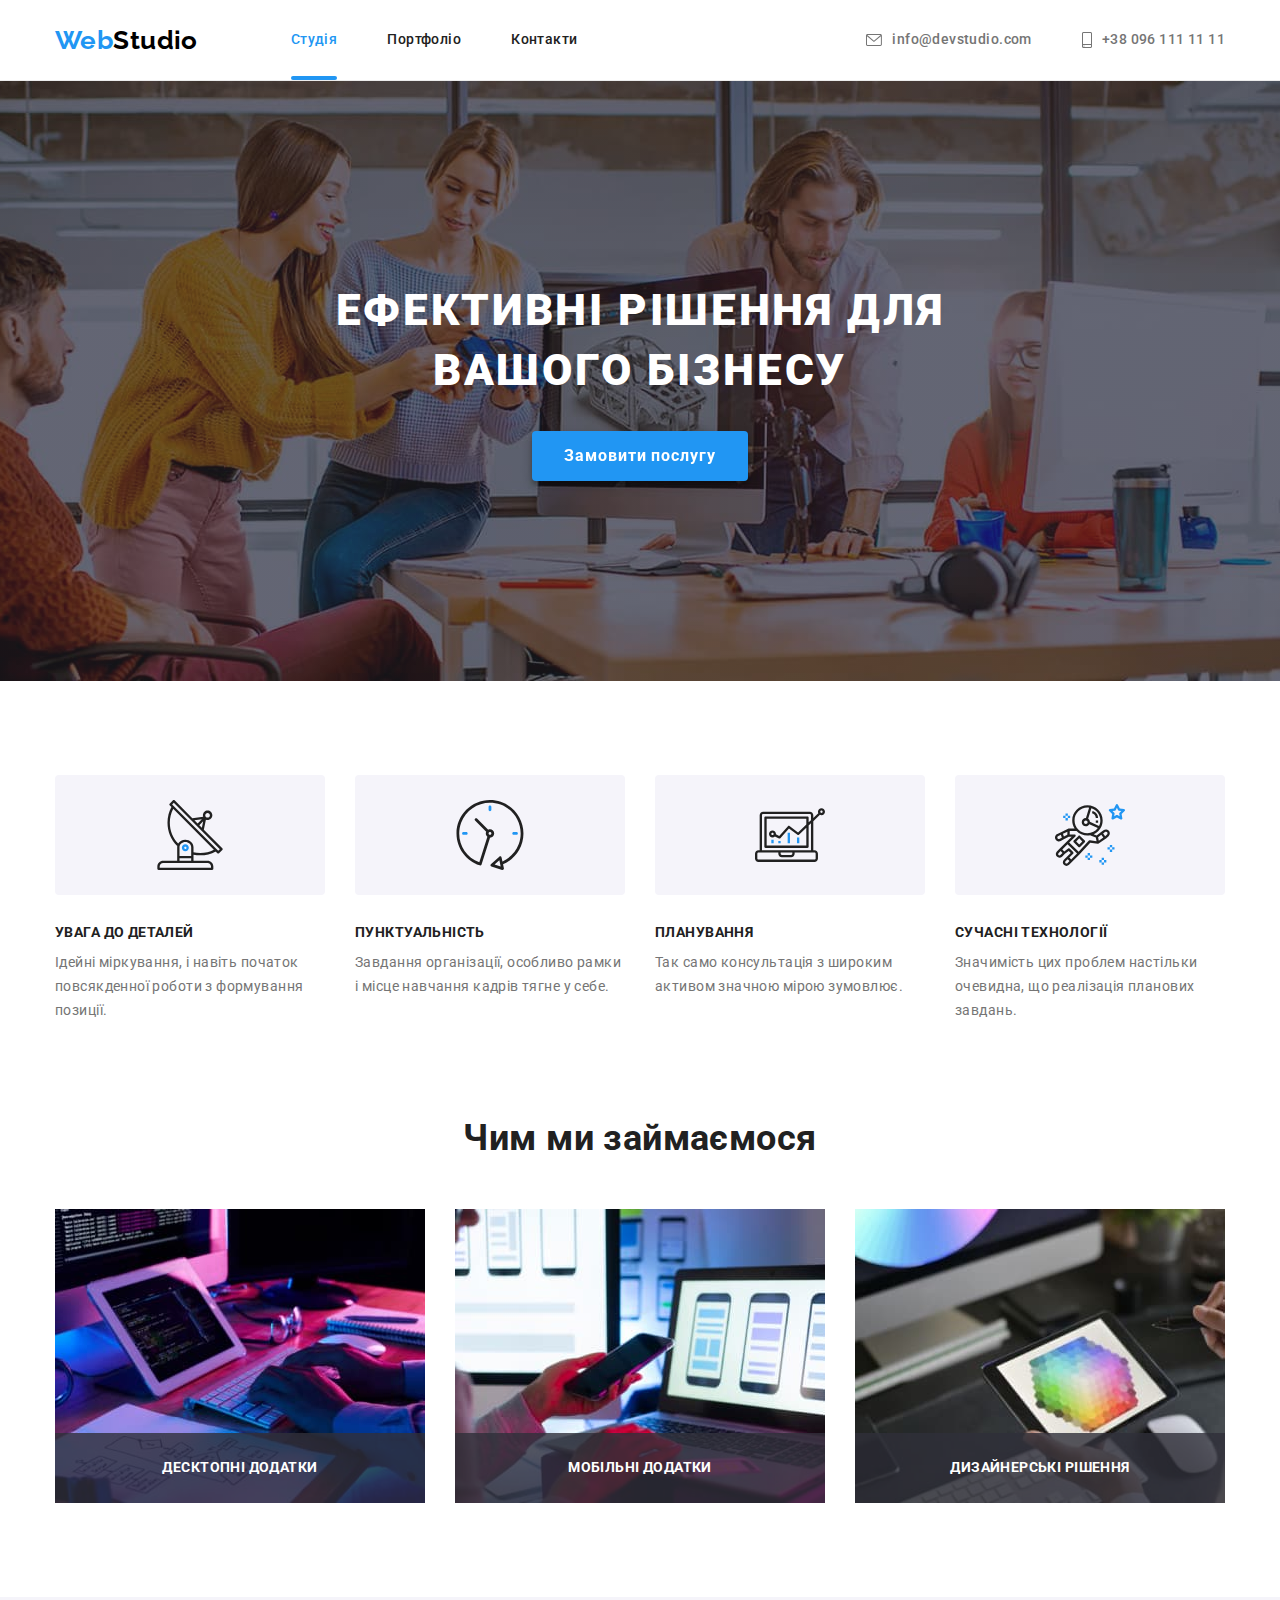
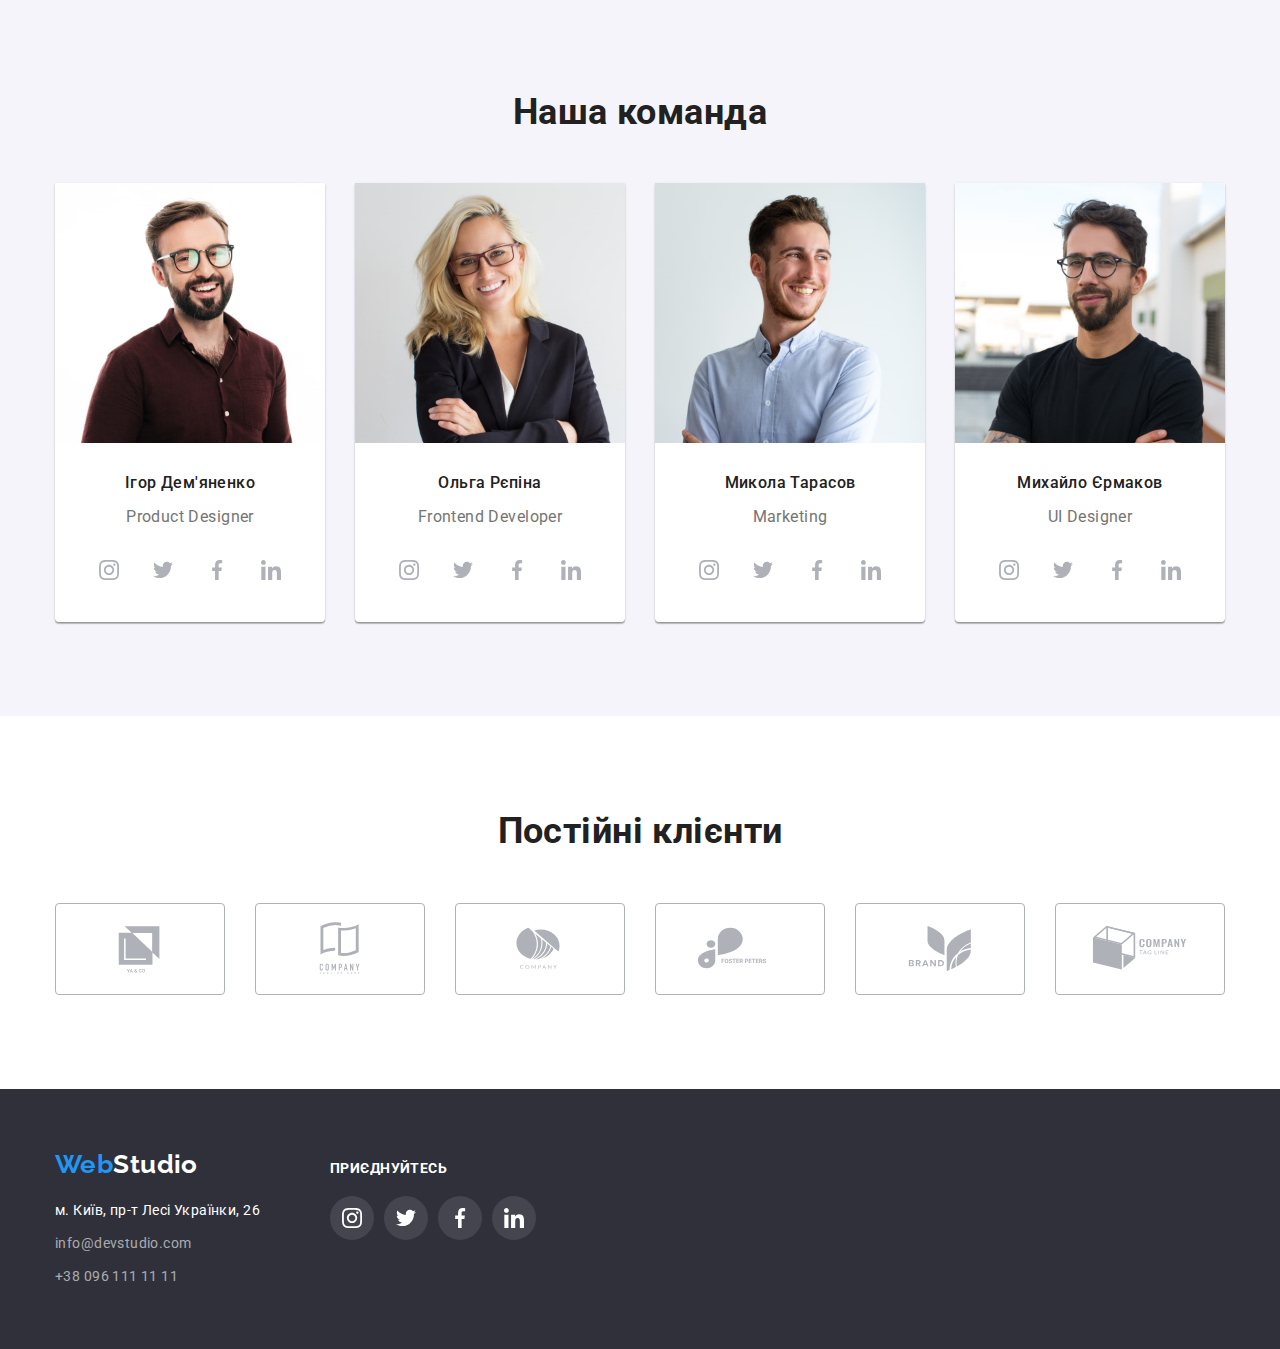
<file: index.html>
<!DOCTYPE html>
<html lang="uk">
  <head>
    <meta charset="UTF-8" />
    <meta http-equiv="X-UA-Compatible" content="IE=edge" />
    <meta name="viewport" content="width=device-width, initial-scale=1.0" />
    <link rel="preconnect" href="https://fonts.googleapis.com" />
    <link rel="preconnect" href="https://fonts.gstatic.com" crossorigin />
    <link
      href="https://fonts.googleapis.com/css2?family=Raleway:wght@700&family=Roboto:wght@400;500;700;900&display=swap"
      rel="stylesheet"
    />
    <link
      rel="stylesheet"
      href="https://cdnjs.cloudflare.com/ajax/libs/modern-normalize/1.1.0/modern-normalize.min.css"
    />
    <link rel="stylesheet" href="./css/styles.css" />
    <title>Студія</title>
  </head>

  <body>
    <header class="header">
      <div class="container header-flex">
        <a href="./index.html" class="logo"
          >Web<span class="logo-black">Studio</span></a
        >
        <nav class="header-nav">
          <ul class="header-list">
            <li class="header-item">
              <a href="./index.html" class="link active_page">Студія</a>
            </li>
            <li>
              <a href="./portfolio.html" class="link">Портфоліо</a>
            </li>
            <li><a href="#" class="link">Контакти</a></li>
          </ul>
        </nav>
        <ul class="header-list-communication">
          <li>
            <a href="mailto:info@devstudio.com" class="link link-contact">
              <svg class="icon-link" width="16" height="12">
                <use href="./icons/icon.svg#icon-mail"></use>
              </svg>
              info@devstudio.com</a
            >
          </li>
          <li>
            <a href="tel:+380961111111" class="link link-contact">
              <svg class="icon-link" width="10" height="16">
                <use href="./icons/icon.svg#icon-phone"></use>
              </svg>
              +38 096 111 11 11</a
            >
          </li>
        </ul>
      </div>
    </header>
    <main>
      <section class="hero">
        <div class="container">
          <h1 class="hero-title">Ефективні рішення для вашого бізнесу</h1>
          <button class="hero-btn" type="button" data-modal-open>
            Замовити послугу
          </button>
        </div>
        <div class="backdrop is-hidden" data-modal>
          <div class="modal">
            <button class="modal-close" type="button" data-modal-close>
              <svg class="modal-close-icon" width="18" height="18">
                <use href="icons/icon.svg#icon-close"></use>
              </svg>
            </button>
          </div>
        </div>
      </section>
      <section class="advantages">
        <div class="container">
          <h2 class="visually-hidden">Наші переваги</h2>
          <ul class="advantages-list">
            <li class="advantages-list-item">
              <div class="icon-advantages">
                <svg class="" width="70" height="70">
                  <use href="./icons/icon.svg#icon-antenna"></use>
                </svg>
              </div>
              <h3 class="title">Увага до деталей</h3>
              <p class="subtitle">
                Ідейні міркування, і навіть початок повсякденної роботи з
                формування позиції.
              </p>
            </li>
            <li class="advantages-list-item">
              <div class="icon-advantages">
                <svg class="" width="70" height="70">
                  <use href="./icons/icon.svg#icon-clock"></use>
                </svg>
              </div>
              <h3 class="title">Пунктуальність</h3>
              <p class="subtitle">
                Завдання організації, особливо рамки і місце навчання кадрів
                тягне у себе.
              </p>
            </li>
            <li class="advantages-list-item">
              <div class="icon-advantages">
                <svg class="" width="70" height="70">
                  <use href="./icons/icon.svg#icon-diagram"></use>
                </svg>
              </div>
              <h3 class="title">Планування</h3>
              <p class="subtitle">
                Так само консультація з широким активом значною мірою зумовлює.
              </p>
            </li>
            <li class="advantages-list-item">
              <div class="icon-advantages">
                <svg class="" width="70" height="70">
                  <use href="./icons/icon.svg#icon-astronaut"></use>
                </svg>
              </div>
              <h3 class="title">Сучасні технології</h3>
              <p class="subtitle">
                Значимість цих проблем настільки очевидна, що реалізація
                планових завдань.
              </p>
            </li>
          </ul>
        </div>
      </section>
      <section class="about">
        <div class="container">
          <h2 class="title">Чим ми займаємося</h2>
          <ul class="about-list">
            <li class="about-item">
              <img
                src="./images/work_1.jpg"
                alt="робота за клавіатурою"
                width="370"
              />
              <p class="about-text">Десктопні додатки</p>
            </li>
            <li class="about-item">
              <img
                src="./images/work_2.jpg"
                alt="робота за телефоном"
                width="370"
              />
              <p class="about-text">Мобільні додатки</p>
            </li>
            <li class="about-item">
              <img
                src="./images/work_3.jpg"
                alt="робота за планшетом"
                width="370"
              />
              <p class="about-text">Дизайнерські рішення</p>
            </li>
          </ul>
        </div>
      </section>
      <section class="team">
        <div class="container">
          <h2 class="title">Наша команда</h2>
          <ul class="team-list">
            <li class="team-item">
              <img
                class="team-img"
                src="./images/avatar_1.jpg"
                alt="усміхнений хлопець в окулярах"
                width="270"
              />
              <div class="team-info">
                <h3 class="team-list-title">Ігор Дем'яненко</h3>
                <p lang="en" class="subtitle">Product Designer</p>
                <ul class="team-list-icon">
                  <li class="team-item-icon">
                    <a class="team-link" href="#">
                      <svg class="team-link-icon" width="20" height="20">
                        <use href="./icons/icon.svg#icon-instagram"></use>
                      </svg>
                    </a>
                  </li>
                  <li class="team-item-icon">
                    <a class="team-link" href="#">
                      <svg class="team-link-icon" width="20" height="20">
                        <use href="./icons/icon.svg#icon-twitter"></use>
                      </svg>
                    </a>
                  </li>
                  <li class="team-item-icon">
                    <a class="team-link" href="#">
                      <svg class="team-link-icon" width="20" height="20">
                        <use href="./icons/icon.svg#icon-facebook"></use>
                      </svg>
                    </a>
                  </li>
                  <li class="team-item-icon">
                    <a class="team-link" href="#">
                      <svg class="team-link-icon" width="20" height="20">
                        <use href="./icons/icon.svg#icon-linkedin"></use>
                      </svg>
                    </a>
                  </li>
                </ul>
              </div>
            </li>
            <li class="team-item">
              <img
                class="team-img"
                src="./images/avatar_2.jpg"
                alt="усміхнена дівчина в окулярах"
                width="270"
              />
              <div class="team-info">
                <h3 class="team-list-title">Ольга Рєпіна</h3>
                <p lang="en" class="subtitle">Frontend Developer</p>
                <ul class="team-list-icon">
                  <li class="team-item-icon">
                    <a class="team-link" href="#">
                      <svg class="team-link-icon" width="20" height="20">
                        <use href="./icons/icon.svg#icon-instagram"></use>
                      </svg>
                    </a>
                  </li>
                  <li class="team-item-icon">
                    <a class="team-link" href="#">
                      <svg class="team-link-icon" width="20" height="20">
                        <use href="./icons/icon.svg#icon-twitter"></use>
                      </svg>
                    </a>
                  </li>
                  <li class="team-item-icon">
                    <a class="team-link" href="#">
                      <svg class="team-link-icon" width="20" height="20">
                        <use href="./icons/icon.svg#icon-facebook"></use>
                      </svg>
                    </a>
                  </li>
                  <li class="team-item-icon">
                    <a class="team-link" href="#">
                      <svg class="team-link-icon" width="20" height="20">
                        <use href="./icons/icon.svg#icon-linkedin"></use>
                      </svg>
                    </a>
                  </li>
                </ul>
              </div>
            </li>
            <li class="team-item">
              <img
                class="team-img"
                src="./images/avatar_3.jpg"
                alt="усміхнений хлопець"
                width="270"
              />
              <div class="team-info">
                <h3 class="team-list-title">Микола Тарасов</h3>
                <p lang="en" class="subtitle">Marketing</p>
                <ul class="team-list-icon">
                  <li class="team-item-icon">
                    <a class="team-link" href="#">
                      <svg class="team-link-icon" width="20" height="20">
                        <use href="./icons/icon.svg#icon-instagram"></use>
                      </svg>
                    </a>
                  </li>
                  <li class="team-item-icon">
                    <a class="team-link" href="#">
                      <svg class="team-link-icon" width="20" height="20">
                        <use href="./icons/icon.svg#icon-twitter"></use>
                      </svg>
                    </a>
                  </li>
                  <li class="team-item-icon">
                    <a class="team-link" href="#">
                      <svg class="team-link-icon" width="20" height="20">
                        <use href="./icons/icon.svg#icon-facebook"></use>
                      </svg>
                    </a>
                  </li>
                  <li class="team-item-icon">
                    <a class="team-link" href="#">
                      <svg class="team-link-icon" width="20" height="20">
                        <use href="./icons/icon.svg#icon-linkedin"></use>
                      </svg>
                    </a>
                  </li>
                </ul>
              </div>
            </li>
            <li class="team-item">
              <img
                class="team-img"
                src="./images/avatar_4.jpg"
                alt="усміхнений хлопець в окулярах"
                width="270"
              />
              <div class="team-info">
                <h3 class="team-list-title">Михайло Єрмаков</h3>
                <p lang="en" class="subtitle">UI Designer</p>
                <ul class="team-list-icon">
                  <li class="team-item-icon">
                    <a class="team-link" href="#">
                      <svg class="team-link-icon" width="20" height="20">
                        <use href="./icons/icon.svg#icon-instagram"></use>
                      </svg>
                    </a>
                  </li>
                  <li class="team-item-icon">
                    <a class="team-link" href="#">
                      <svg class="team-link-icon" width="20" height="20">
                        <use href="./icons/icon.svg#icon-twitter"></use>
                      </svg>
                    </a>
                  </li>
                  <li class="team-item-icon">
                    <a class="team-link" href="#">
                      <svg class="team-link-icon" width="20" height="20">
                        <use href="./icons/icon.svg#icon-facebook"></use>
                      </svg>
                    </a>
                  </li>
                  <li class="team-item-icon">
                    <a class="team-link" href="#">
                      <svg class="team-link-icon" width="20" height="20">
                        <use href="./icons/icon.svg#icon-linkedin"></use>
                      </svg>
                    </a>
                  </li>
                </ul>
              </div>
            </li>
          </ul>
        </div>
      </section>
      <section class="clients">
        <div class="container">
          <h2 class="title">Постійні клієнти</h2>
          <ul class="clients-list">
            <li class="item">
              <a class="clients-link" href="#">
                <svg class="clients-icon" width="106" height="60">
                  <use href="./icons/icon.svg#icon-client_1"></use>
                </svg>
              </a>
            </li>
            <li class="item">
              <a class="clients-link" href="#">
                <svg class="clients-icon" width="106" height="60">
                  <use href="./icons/icon.svg#icon-client_2"></use>
                </svg>
              </a>
            </li>
            <li class="item">
              <a class="clients-link" href="#">
                <svg class="clients-icon" width="106" height="60">
                  <use href="./icons/icon.svg#icon-client_3"></use>
                </svg>
              </a>
            </li>
            <li class="item">
              <a class="clients-link" href="#">
                <svg class="clients-icon" width="106" height="60">
                  <use href="./icons/icon.svg#icon-client_4"></use>
                </svg>
              </a>
            </li>
            <li class="item">
              <a class="clients-link" href="#">
                <svg class="clients-icon" width="106" height="60">
                  <use href="./icons/icon.svg#icon-client_5"></use>
                </svg>
              </a>
            </li>
            <li class="item">
              <a class="clients-link" href="#">
                <svg class="clients-icon" width="106" height="60">
                  <use href="./icons/icon.svg#icon-client_6"></use>
                </svg>
              </a>
            </li>
          </ul>
        </div>
      </section>
    </main>
    <footer class="footer">
      <div class="container footer-flex">
        <div class="footer-item">
          <a href="./index.html" class="logo"
            >Web<span class="footer-white">Studio</span></a
          >
          <address>
            <ul class="address-list">
              <li class="item">
                <a
                  class="link-footer footer-white"
                  href="https://goo.gl/maps/CPtrU1FHBa2aNyZL9"
                  target="_blank"
                  rel="noopener nofollow noreferrer"
                  >м. Київ, пр-т Лесі Українки, 26</a
                >
              </li>
              <li class="item">
                <a class="link-footer" href="mailto:info@devstudio.com"
                  >info@devstudio.com</a
                >
              </li>
              <li class="item">
                <a class="link-footer" href="tel:+380961111111"
                  >+38 096 111 11 11</a
                >
              </li>
            </ul>
          </address>
        </div>
        <div class="footer-item">
          <p class="footer-subtitle">Приєднуйтесь</p>
          <ul class="footer-list-icon">
            <li>
              <a class="footer-link" href="#">
                <svg class="footer-link-icon" width="20" height="20">
                  <use href="./icons/icon.svg#icon-instagram"></use>
                </svg>
              </a>
            </li>
            <li>
              <a class="footer-link" href="#">
                <svg class="footer-link-icon" width="20" height="20">
                  <use href="./icons/icon.svg#icon-twitter"></use>
                </svg>
              </a>
            </li>
            <li>
              <a class="footer-link" href="#">
                <svg class="footer-link-icon" width="20" height="20">
                  <use href="./icons/icon.svg#icon-facebook"></use>
                </svg>
              </a>
            </li>
            <li>
              <a class="footer-link" href="#">
                <svg class="footer-link-icon" width="20" height="20">
                  <use href="./icons/icon.svg#icon-linkedin"></use>
                </svg>
              </a>
            </li>
          </ul>
        </div>
      </div>
    </footer>
    <script src="./js/modal.js"></script>
  </body>
</html>
</file>
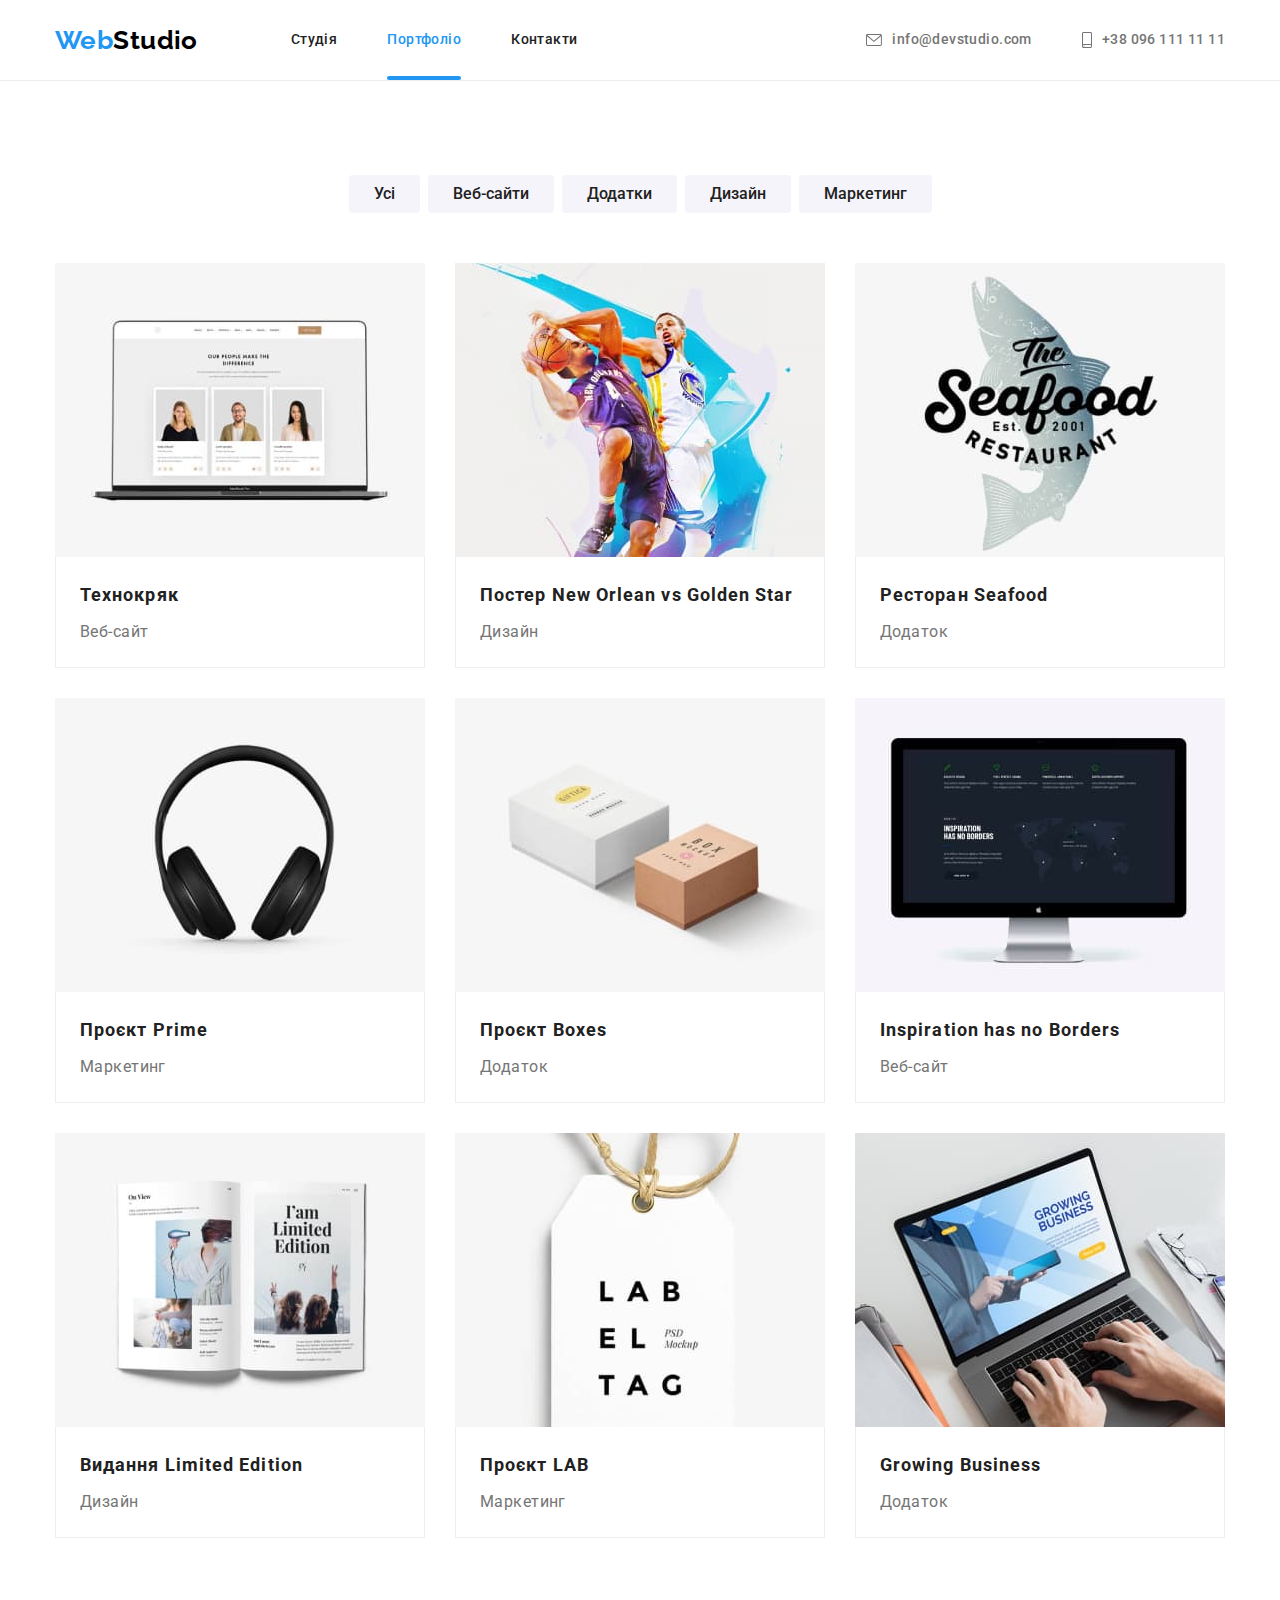
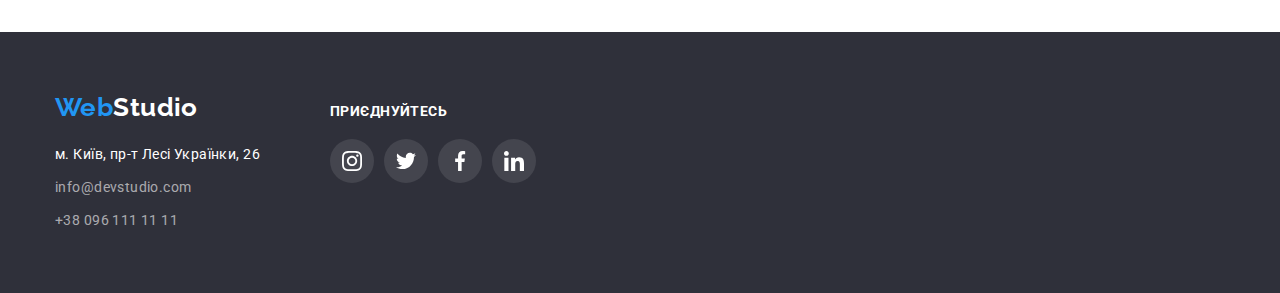
<file: portfolio.html>
<!DOCTYPE html>
<html lang="uk">
  <head>
    <meta charset="UTF-8" />
    <meta http-equiv="X-UA-Compatible" content="IE=edge" />
    <meta name="viewport" content="width=device-width, initial-scale=1.0" />
    <link rel="preconnect" href="https://fonts.googleapis.com" />
    <link rel="preconnect" href="https://fonts.gstatic.com" crossorigin />
    <link
      href="https://fonts.googleapis.com/css2?family=Raleway:wght@700&family=Roboto:wght@400;500;700;900&display=swap"
      rel="stylesheet"
    />
    <link
      rel="stylesheet"
      href="https://cdnjs.cloudflare.com/ajax/libs/modern-normalize/1.1.0/modern-normalize.min.css"
    />
    <link rel="stylesheet" href="./css/styles.css" />
    <title>Студія</title>
  </head>

  <body>
    <header class="header">
      <div class="container header-flex">
        <a href="./index.html" class="logo"
          >Web<span class="logo-black">Studio</span></a
        >
        <nav class="header-nav">
          <ul class="header-list">
            <li><a href="./index.html" class="link">Студія</a></li>
            <li>
              <a href="./portfolio.html" class="link active_page">Портфоліо</a>
            </li>
            <li><a href="#" class="link">Контакти</a></li>
          </ul>
        </nav>
        <ul class="header-list-communication">
          <li>
            <a href="mailto:info@devstudio.com" class="link link-contact">
              <svg class="icon-link" width="16" height="12">
                <use href="./icons/icon.svg#icon-mail"></use>
              </svg>
              info@devstudio.com</a
            >
          </li>
          <li>
            <a href="tel:+380961111111" class="link link-contact">
              <svg class="icon-link" width="10" height="16">
                <use href="./icons/icon.svg#icon-phone"></use>
              </svg>
              +38 096 111 11 11</a
            >
          </li>
        </ul>
      </div>
    </header>

    <main>
      <section class="section">
        <div class="container">
          <h2 class="visually-hidden">Портфоліо</h2>
          <ul class="list-btn">
            <li class="item"><button class="btn" type="button">Усі</button></li>
            <li class="item">
              <button class="btn" type="button">Веб-сайти</button>
            </li>
            <li class="item">
              <button class="btn" type="button">Додатки</button>
            </li>
            <li class="item">
              <button class="btn" type="button">Дизайн</button>
            </li>
            <li class="item">
              <button class="btn" type="button">Маркетинг</button>
            </li>
          </ul>
          <ul class="portfolio-list">
            <li class="portfolio-list-item">
              <a class="portfolio-link" href="">
                <div class="portfolio-image">
                  <img
                    src="./images/portfolio_1.jpg"
                    alt="Ноутбук"
                    width="370"
                    height="294"
                  />
                  <div class="portfolio-hidden">
                    <p class="portfolio-hidden-text">
                      Ресурс пропонує комплексні пропозиції з різним рівнем
                      функціоналу та сервісів. Все це дозволить відвідувачу
                      отримати вичерпні відомості про компанію чи приватну
                      особу.
                    </p>
                  </div>
                </div>
                <div class="portfolio-list-info">
                  <h3 class="title">Технокряк</h3>
                  <p class="subtitle">Веб-сайт</p>
                </div>
              </a>
            </li>
            <li class="portfolio-list-item">
              <a class="portfolio-link" href="">
                <div class="portfolio-image">
                  <img
                    src="./images/portfolio_2.jpg"
                    alt="Ноутбук"
                    width="370"
                    height="294"
                  />
                  <div class="portfolio-hidden">
                    <p class="portfolio-hidden-text">
                      Ресурс пропонує комплексні пропозиції з різним рівнем
                      функціоналу та сервісів. Все це дозволить відвідувачу
                      отримати вичерпні відомості про компанію чи приватну
                      особу.
                    </p>
                  </div>
                </div>
                <div class="portfolio-list-info">
                  <h3 class="title">Постер New Orlean vs Golden Star</h3>
                  <p class="subtitle">Дизайн</p>
                </div>
              </a>
            </li>
            <li class="portfolio-list-item">
              <a class="portfolio-link" href="">
                <div class="portfolio-image">
                  <img
                    src="./images/portfolio_3.jpg"
                    alt="Ноутбук"
                    width="370"
                    height="294"
                  />
                  <div class="portfolio-hidden">
                    <p class="portfolio-hidden-text">
                      Ресурс пропонує комплексні пропозиції з різним рівнем
                      функціоналу та сервісів. Все це дозволить відвідувачу
                      отримати вичерпні відомості про компанію чи приватну
                      особу.
                    </p>
                  </div>
                </div>
                <div class="portfolio-list-info">
                  <h3 class="title">Ресторан Seafood</h3>
                  <p class="subtitle">Додаток</p>
                </div>
              </a>
            </li>
            <li class="portfolio-list-item">
              <a class="portfolio-link" href="">
                <div class="portfolio-image">
                  <img
                    src="./images/portfolio_4.jpg"
                    alt="Ноутбук"
                    width="370"
                    height="294"
                  />
                  <div class="portfolio-hidden">
                    <p class="portfolio-hidden-text">
                      Ресурс пропонує комплексні пропозиції з різним рівнем
                      функціоналу та сервісів. Все це дозволить відвідувачу
                      отримати вичерпні відомості про компанію чи приватну
                      особу.
                    </p>
                  </div>
                </div>
                <div class="portfolio-list-info">
                  <h3 class="title">Проєкт Prime</h3>
                  <p class="subtitle">Маркетинг</p>
                </div>
              </a>
            </li>
            <li class="portfolio-list-item">
              <a class="portfolio-link" href="">
                <div class="portfolio-image">
                  <img
                    src="./images/portfolio_5.jpg"
                    alt="Ноутбук"
                    width="370"
                    height="294"
                  />
                  <div class="portfolio-hidden">
                    <p class="portfolio-hidden-text">
                      Ресурс пропонує комплексні пропозиції з різним рівнем
                      функціоналу та сервісів. Все це дозволить відвідувачу
                      отримати вичерпні відомості про компанію чи приватну
                      особу.
                    </p>
                  </div>
                </div>
                <div class="portfolio-list-info">
                  <h3 class="title">Проєкт Boxes</h3>
                  <p class="subtitle">Додаток</p>
                </div>
              </a>
            </li>
            <li class="portfolio-list-item">
              <a class="portfolio-link" href="">
                <div class="portfolio-image">
                  <img
                    src="./images/portfolio_6.jpg"
                    alt="Ноутбук"
                    width="370"
                    height="294"
                  />
                  <div class="portfolio-hidden">
                    <p class="portfolio-hidden-text">
                      Ресурс пропонує комплексні пропозиції з різним рівнем
                      функціоналу та сервісів. Все це дозволить відвідувачу
                      отримати вичерпні відомості про компанію чи приватну
                      особу.
                    </p>
                  </div>
                </div>
                <div class="portfolio-list-info">
                  <h3 class="title">Inspiration has no Borders</h3>
                  <p class="subtitle">Веб-сайт</p>
                </div>
              </a>
            </li>
            <li class="portfolio-list-item">
              <a class="portfolio-link" href="">
                <div class="portfolio-image">
                  <img
                    src="./images/portfolio_7.jpg"
                    alt="Ноутбук"
                    width="370"
                    height="294"
                  />
                  <div class="portfolio-hidden">
                    <p class="portfolio-hidden-text">
                      Ресурс пропонує комплексні пропозиції з різним рівнем
                      функціоналу та сервісів. Все це дозволить відвідувачу
                      отримати вичерпні відомості про компанію чи приватну
                      особу.
                    </p>
                  </div>
                </div>
                <div class="portfolio-list-info">
                  <h3 class="title">Видання Limited Edition</h3>
                  <p class="subtitle">Дизайн</p>
                </div>
              </a>
            </li>
            <li class="portfolio-list-item">
              <a class="portfolio-link" href="">
                <div class="portfolio-image">
                  <img
                    src="./images/portfolio_8.jpg"
                    alt="Ноутбук"
                    width="370"
                    height="294"
                  />
                  <div class="portfolio-hidden">
                    <p class="portfolio-hidden-text">
                      Ресурс пропонує комплексні пропозиції з різним рівнем
                      функціоналу та сервісів. Все це дозволить відвідувачу
                      отримати вичерпні відомості про компанію чи приватну
                      особу.
                    </p>
                  </div>
                </div>
                <div class="portfolio-list-info">
                  <h3 class="title">Проєкт LAB</h3>
                  <p class="subtitle">Маркетинг</p>
                </div>
              </a>
            </li>
            <li class="portfolio-list-item">
              <a class="portfolio-link" href="">
                <div class="portfolio-image">
                  <img
                    src="./images/portfolio_9.jpg"
                    alt="Ноутбук"
                    width="370"
                    height="294"
                  />
                  <div class="portfolio-hidden">
                    <p class="portfolio-hidden-text">
                      Ресурс пропонує комплексні пропозиції з різним рівнем
                      функціоналу та сервісів. Все це дозволить відвідувачу
                      отримати вичерпні відомості про компанію чи приватну
                      особу.
                    </p>
                  </div>
                </div>
                <div class="portfolio-list-info">
                  <h3 class="title">Growing Business</h3>
                  <p class="subtitle">Додаток</p>
                </div>
              </a>
            </li>
          </ul>
        </div>
      </section>
    </main>
    <footer class="footer">
      <div class="container footer-flex">
        <div class="footer-item">
          <a href="./index.html" class="logo"
            >Web<span class="footer-white">Studio</span></a
          >
          <address>
            <ul class="address-list">
              <li class="item">
                <a
                  class="link-footer footer-white"
                  href="https://goo.gl/maps/CPtrU1FHBa2aNyZL9"
                  target="_blank"
                  rel="noopener nofollow noreferrer"
                  >м. Київ, пр-т Лесі Українки, 26</a
                >
              </li>
              <li class="item">
                <a class="link-footer" href="mailto:info@devstudio.com"
                  >info@devstudio.com</a
                >
              </li>
              <li class="item">
                <a class="link-footer" href="tel:+380961111111"
                  >+38 096 111 11 11</a
                >
              </li>
            </ul>
          </address>
        </div>
        <div class="footer-item">
          <p class="footer-subtitle">Приєднуйтесь</p>
          <ul class="footer-list-icon">
            <li>
              <a class="footer-link" href="#">
                <svg class="footer-link-icon" width="20" height="20">
                  <use href="./icons/icon.svg#icon-instagram"></use>
                </svg>
              </a>
            </li>
            <li>
              <a class="footer-link" href="#">
                <svg class="footer-link-icon" width="20" height="20">
                  <use href="./icons/icon.svg#icon-twitter"></use>
                </svg>
              </a>
            </li>
            <li>
              <a class="footer-link" href="#">
                <svg class="footer-link-icon" width="20" height="20">
                  <use href="./icons/icon.svg#icon-facebook"></use>
                </svg>
              </a>
            </li>
            <li>
              <a class="footer-link" href="#">
                <svg class="footer-link-icon" width="20" height="20">
                  <use href="./icons/icon.svg#icon-linkedin"></use>
                </svg>
              </a>
            </li>
          </ul>
        </div>
      </div>
    </footer>
  </body>
</html>
</file>
<file: css/styles.css>
:root {
  --primary-text-color: #757575;
  --secondary-text-color: #ffffff;
  --primary-title-color: #212121;
  --acent-color: #2196f3;
  --secondary-acent-color: #188ce8;
  --secondary-bg-color: #f5f4fa;
  --border-color-one: #ececec;
  --border-color-two: #eeeeee;
  --icon-color: #afb1b8;
  --black-color: #000000;
  --line-function: cubic-bezier(0.4, 0, 0.2, 1);
}
body {
  color: var(--primary-text-color);
  background-color: var(--secondary-text-color);
  font-family: Roboto, sans-serif;
  font-size: 14px;
  letter-spacing: 0.03em;
}
h1,
h2,
h3,
p,
ul {
  margin: 0;
  padding: 0;
}
ul {
  list-style-type: none;
}
a {
  text-decoration: none;
}
a,
img {
  display: block;
}
.container {
  width: 1200px;
  margin: 0 auto;
  padding: 0 15px;
}
.visually-hidden {
  position: absolute;
  white-space: nowrap;
  width: 1px;
  height: 1px;
  overflow: hidden;
  border: 0;
  padding: 0;
  clip: rect(0 0 0 0);
  clip-path: inset(50%);
  margin: -1px;
}
/* Хедер */
.header {
  border-bottom: 1px solid var(--border-color-one);
}
.header-flex {
  display: flex;
  align-items: center;
}
.header-nav {
  display: flex;
  margin-left: 93px;
}
.logo {
  color: var(--acent-color);
  font-family: 'Raleway', sans-serif;
  font-weight: 700;
  font-size: 26px;
  line-height: 1.19;
  text-decoration: none;
}
.logo-black {
  color: var(--black-color);
}
.header-list {
  display: flex;
  gap: 50px;
}
.header-list-communication {
  display: flex;
  margin-left: auto;
  gap: 50px;
}
.link {
  display: flex;
  align-items: center;
  color: var(--primary-title-color);
  line-height: 1.14;
  font-weight: 500;
  padding: 32px 0;
  transition: color 250ms var(--line-function);
}
.link:hover,
.link:focus {
  color: var(--acent-color);
}
.icon-link {
  margin-right: 10px;
  fill: currentColor;
}
.active_page {
  position: relative;
  color: var(--acent-color);
}
.active_page::after {
  position: absolute;
  left: 0;
  bottom: 0;
  width: 100%;
  height: 4px;
  background-color: var(--acent-color);
  border-radius: 2px;
  content: '';
}
.link-contact {
  color: var(--primary-text-color);
}
/* Студія */
.hero {
  max-width: 1600px;
  min-height: 600px;
  margin: 0 auto;
  padding: 200px 0;
  background-color: #2f303a;
  background-image: linear-gradient(
      rgba(47, 48, 58, 0.4),
      rgba(47, 48, 58, 0.4)
    ),
    url('../images/hero.jpg');
  background-position: center;
  background-repeat: no-repeat;
  background-size: cover;
  text-align: center;
}
.hero-title {
  margin: 0 auto 30px;
  max-width: 696px;
  color: var(--secondary-text-color);
  font-weight: 900;
  font-size: 44px;
  line-height: 1.36;
  text-align: center;
  letter-spacing: 0.06em;
  text-transform: uppercase;
}
.hero-btn {
  padding: 10px 32px;
  color: var(--secondary-text-color);
  background-color: var(--acent-color);
  box-shadow: 0px 4px 4px rgba(0, 0, 0, 0.15);
  cursor: pointer;
  font-style: normal;
  font-weight: 700;
  font-size: 16px;
  line-height: 1.88;
  letter-spacing: 0.06em;
  border-radius: 4px;
  border: none;
  filter: drop-shadow(0px 4px 4px rgba(0, 0, 0, 0.25));
  transition: background-color 250ms var(--line-function);
}
.hero-btn:hover,
.hero-btn:focus {
  background-color: var(--secondary-acent-color);
}
/* Modal */
.backdrop {
  position: fixed;
  top: 0;
  left: 0;
  z-index: 1;
  width: 100%;
  height: 100%;
  background-color: rgba(0, 0, 0, 0.2);
  transition: opacity 250ms var(--line-function),
    visibility 250ms var(--line-function), scale 250ms var(--line-function);
}
.backdrop.is-hidden {
  visibility: hidden;
  opacity: 0;
  pointer-events: none;
  scale: 0;
}
.modal {
  position: absolute;
  top: 50%;
  left: 50%;
  transform: translate(-50%, -50%);
  width: 528px;
  height: 581px;
  background-color: var(--secondary-text-color);
  box-shadow: 0px 1px 3px rgba(0, 0, 0, 0.12), 0px 1px 1px rgba(0, 0, 0, 0.14),
    0px 2px 1px rgba(0, 0, 0, 0.2);
  border-radius: 4px;
}
.modal-close {
  position: absolute;
  top: 8px;
  right: 8px;

  display: flex;
  justify-content: center;
  align-items: center;

  margin: 0;
  padding: 0;

  width: 30px;
  height: 30px;
  background-color: var(--secondary-text-color);
  border: 1px solid rgba(0, 0, 0, 0.1);
  border-radius: 50%;
  cursor: pointer;
}
.modal-close-icon {
  width: 18px;
  height: 18px;
}
/* Serction */
.advantages,
.team,
.clients {
  padding: 94px 0;
}
.advantages-list {
  display: flex;
  gap: 30px;
}
.advantages-list-item {
  flex-basis: 270px;
}
.icon-advantages {
  display: flex;
  justify-content: center;
  align-items: center;
  margin-bottom: 30px;
  height: 120px;
  background-color: var(--secondary-bg-color);
  border-radius: 4px;
}
.advantages-list .title {
  margin-bottom: 10px;
  color: var(--primary-title-color);
  font-weight: 700;
  font-size: inherit;
  line-height: 1.14;
  text-transform: uppercase;
}
.advantages-list .subtitle {
  line-height: 1.71;
}
.team {
  background-color: var(--secondary-bg-color);
}
.about .title,
.team .title,
.clients .title {
  margin-bottom: 50px;
  color: var(--primary-title-color);
  font-weight: 700;
  font-size: 36px;
  line-height: 1.17;
  text-align: center;
}
.about {
  padding-bottom: 94px;
}
.about-list {
  display: flex;
  margin: 0;
  gap: 30px;
}
.about-item {
  position: relative;
}
.about-text {
  display: flex;
  justify-content: center;
  align-items: center;
  position: absolute;
  left: 0;
  bottom: 0;
  width: 100%;
  height: 70px;
  color: var(--secondary-text-color);
  background-color: rgba(47, 48, 58, 0.8);
  font-weight: 700;
  font-size: 14px;
  line-height: 1.14;
  text-transform: uppercase;
}
.team .team-list {
  display: flex;
  gap: 30px;
}
.team-item {
  min-height: 368px;
  border-radius: 0px 0px 4px 4px;
  box-shadow: 0px 1px 3px rgba(0, 0, 0, 0.12), 0px 1px 1px rgba(0, 0, 0, 0.14),
    0px 2px 1px rgba(0, 0, 0, 0.2);
  text-align: center;
  background-color: var(--secondary-text-color);
}
.team-info {
  padding: 30px 0;
}
.team-list .team-list-title {
  margin-bottom: 10px;
  color: var(--primary-title-color);
  font-weight: 500;
  font-size: 16px;
  line-height: 1.19;
}
.team-list .subtitle {
  margin-bottom: 16px;
  font-size: 16px;
  line-height: 1.9;
}
.team-list-icon {
  display: inline-flex;
  gap: 10px;
}
.team-link {
  display: inline-flex;
  justify-content: center;
  align-items: center;
  width: 44px;
  height: 44px;
  border-radius: 50%;
  color: var(--icon-color);
  background-color: var(--secondary-text-color);
  transition: color 250ms var(--line-function),
    background-color 250ms var(--line-function);
}
.team-link:hover,
.team-link:focus {
  color: var(--secondary-text-color);
  background-color: var(--acent-color);
}
.team-link-icon {
  fill: currentColor;
}
.clients-list {
  display: flex;
  gap: 30px;
}
.clients-link {
  display: flex;
  justify-content: center;
  align-items: center;
  width: 170px;
  height: 92px;
  border: 1px solid var(--icon-color);
  border-radius: 4px;
  color: var(--icon-color);
  transition: color 250ms var(--line-function),
    border 250ms var(--line-function);
}
.clients-link:hover,
.clients-link:focus {
  color: var(--acent-color);
  border: 1px solid var(--acent-color);
}
.clients-icon {
  fill: currentColor;
}
/* Портфоліо */
.section {
  padding: 94px 0;
}
.list-btn {
  display: flex;
  justify-content: center;
  margin-bottom: 50px;
  gap: 8px;
}
.btn {
  padding: 6px 25px;
  color: var(--primary-title-color);
  background-color: var(--secondary-bg-color);
  font-family: inherit;
  font-weight: 500;
  font-size: 16px;
  line-height: 1.62;
  cursor: pointer;
  border-radius: 4px;
  border: none;
  transition: color 250ms var(--line-function),
    background-color 250ms var(--line-function),
    box-shadow 250ms var(--line-function);
}
.btn:active,
.btn:hover,
.btn:focus {
  color: var(--secondary-text-color);
  background-color: var(--acent-color);
  box-shadow: 0px 3px 1px rgba(0, 0, 0, 0.1), 0px 1px 2px rgba(0, 0, 0, 0.08),
    0px 2px 2px rgba(0, 0, 0, 0.12);
}
.portfolio-list {
  display: flex;
  flex-flow: row wrap;
  flex-basis: 370px;
  gap: 30px;
}
.portfolio-link {
  transition: box-shadow 250ms var(--line-function);
}
.portfolio-link:hover,
.portfolio-link:focus {
  box-shadow: 0px 4px 4px rgba(0, 0, 0, 0.25);
}
.portfolio-image {
  position: relative;
  overflow: hidden;
}
.portfolio-hidden {
  position: absolute;
  top: 0;
  left: 0;
  display: flex;
  align-items: center;

  width: 100%;
  height: 100%;
  background-color: var(--acent-color);
  opacity: 0;
  transform: translateY(100%);
  transition: opacity 250ms var(--line-function),
    transform 250ms var(--line-function);
}
.portfolio-link:hover .portfolio-hidden {
  opacity: 1;
  transform: translateY(0);
}
.portfolio-hidden-text {
  padding: 0 24px;
  color: var(--secondary-text-color);
  font-size: 18px;
  line-height: 1.56;
}
.portfolio-list-info {
  padding: 20px 24px;
  border-left: 1px solid var(--border-color-two);
  border-bottom: 1px solid var(--border-color-two);
  border-right: 1px solid var(--border-color-two);
}
.portfolio-list .title {
  margin-bottom: 4px;
  color: var(--primary-title-color);
  font-weight: 700;
  font-size: 18px;
  line-height: 2;
  letter-spacing: 0.06em;
}
.portfolio-list .subtitle {
  color: var(--primary-text-color);
  font-weight: 400;
  font-size: 16px;
  line-height: 1.88;
}
/* Футер */
.footer {
  background-color: #2f303a;
  padding: 60px 0;
}
.footer-white,
.link-footer.footer-white {
  color: var(--secondary-text-color);
}

.logo .footer-white {
  display: inline-block;
  margin-bottom: 20px;
}
.link-footer {
  color: rgba(255, 255, 255, 0.6);
  font-weight: 400;
  line-height: 1.71;
  font-style: normal;
  transition: color 250ms var(--line-function);
}
.link-footer:hover,
.link-footer:focus {
  color: var(--secondary-text-color);
}
.address-list {
  display: flex;
  flex-direction: column;
  row-gap: 9px;
}
.footer-flex {
  display: flex;
  flex-direction: row;
  align-items: baseline;
  column-gap: 70px;
}
.footer-subtitle {
  margin-bottom: 20px;
  font-weight: 700;
  font-size: 14px;
  line-height: 1.142;
  text-transform: uppercase;
  color: var(--secondary-text-color);
}
.footer-list-icon {
  display: flex;
  column-gap: 10px;
}
.footer-link {
  display: inline-flex;
  justify-content: center;
  align-items: center;
  width: 44px;
  height: 44px;
  border-radius: 50%;
  color: var(--secondary-text-color);
  background-color: rgba(255, 255, 255, 0.1);
  transition: background-color 250ms var(--line-function);
}
.footer-link:hover,
.footer-link:focus {
  background-color: var(--acent-color);
}
.footer-link-icon {
  fill: currentColor;
}
</file>
